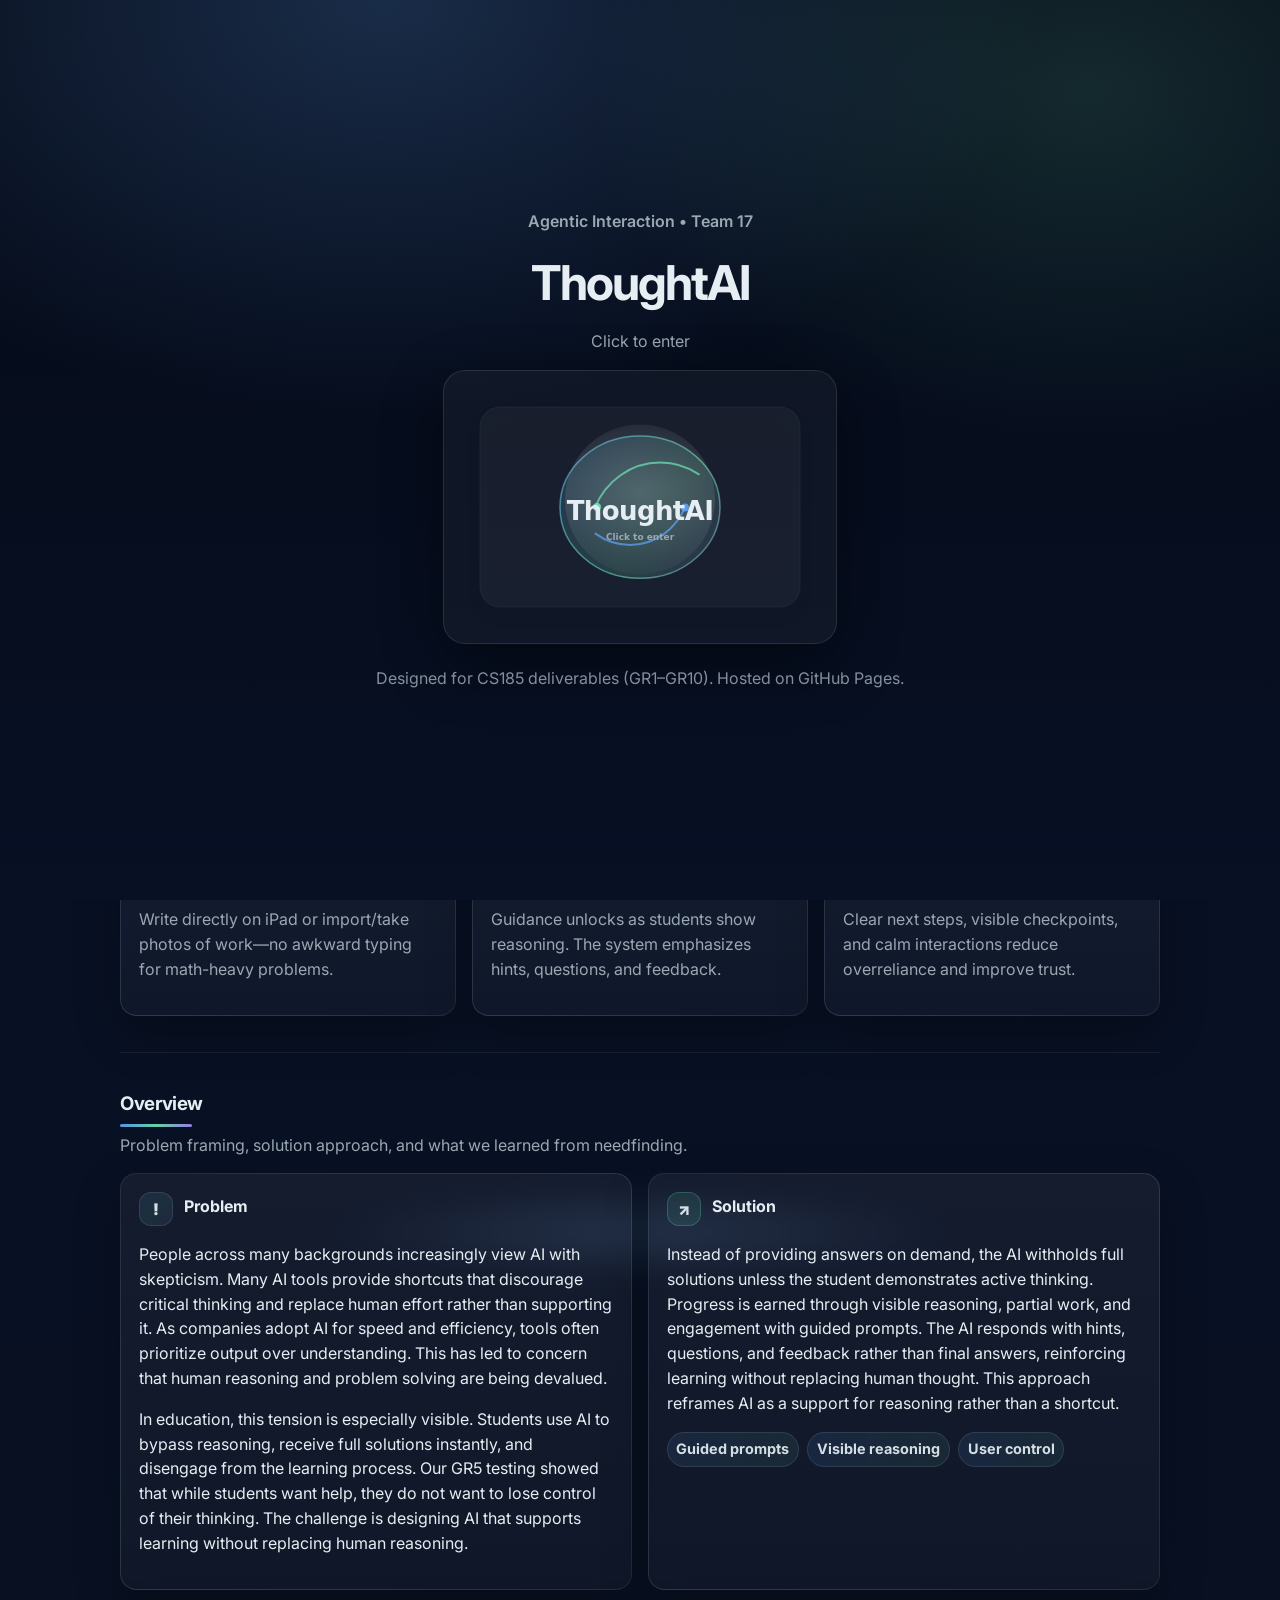
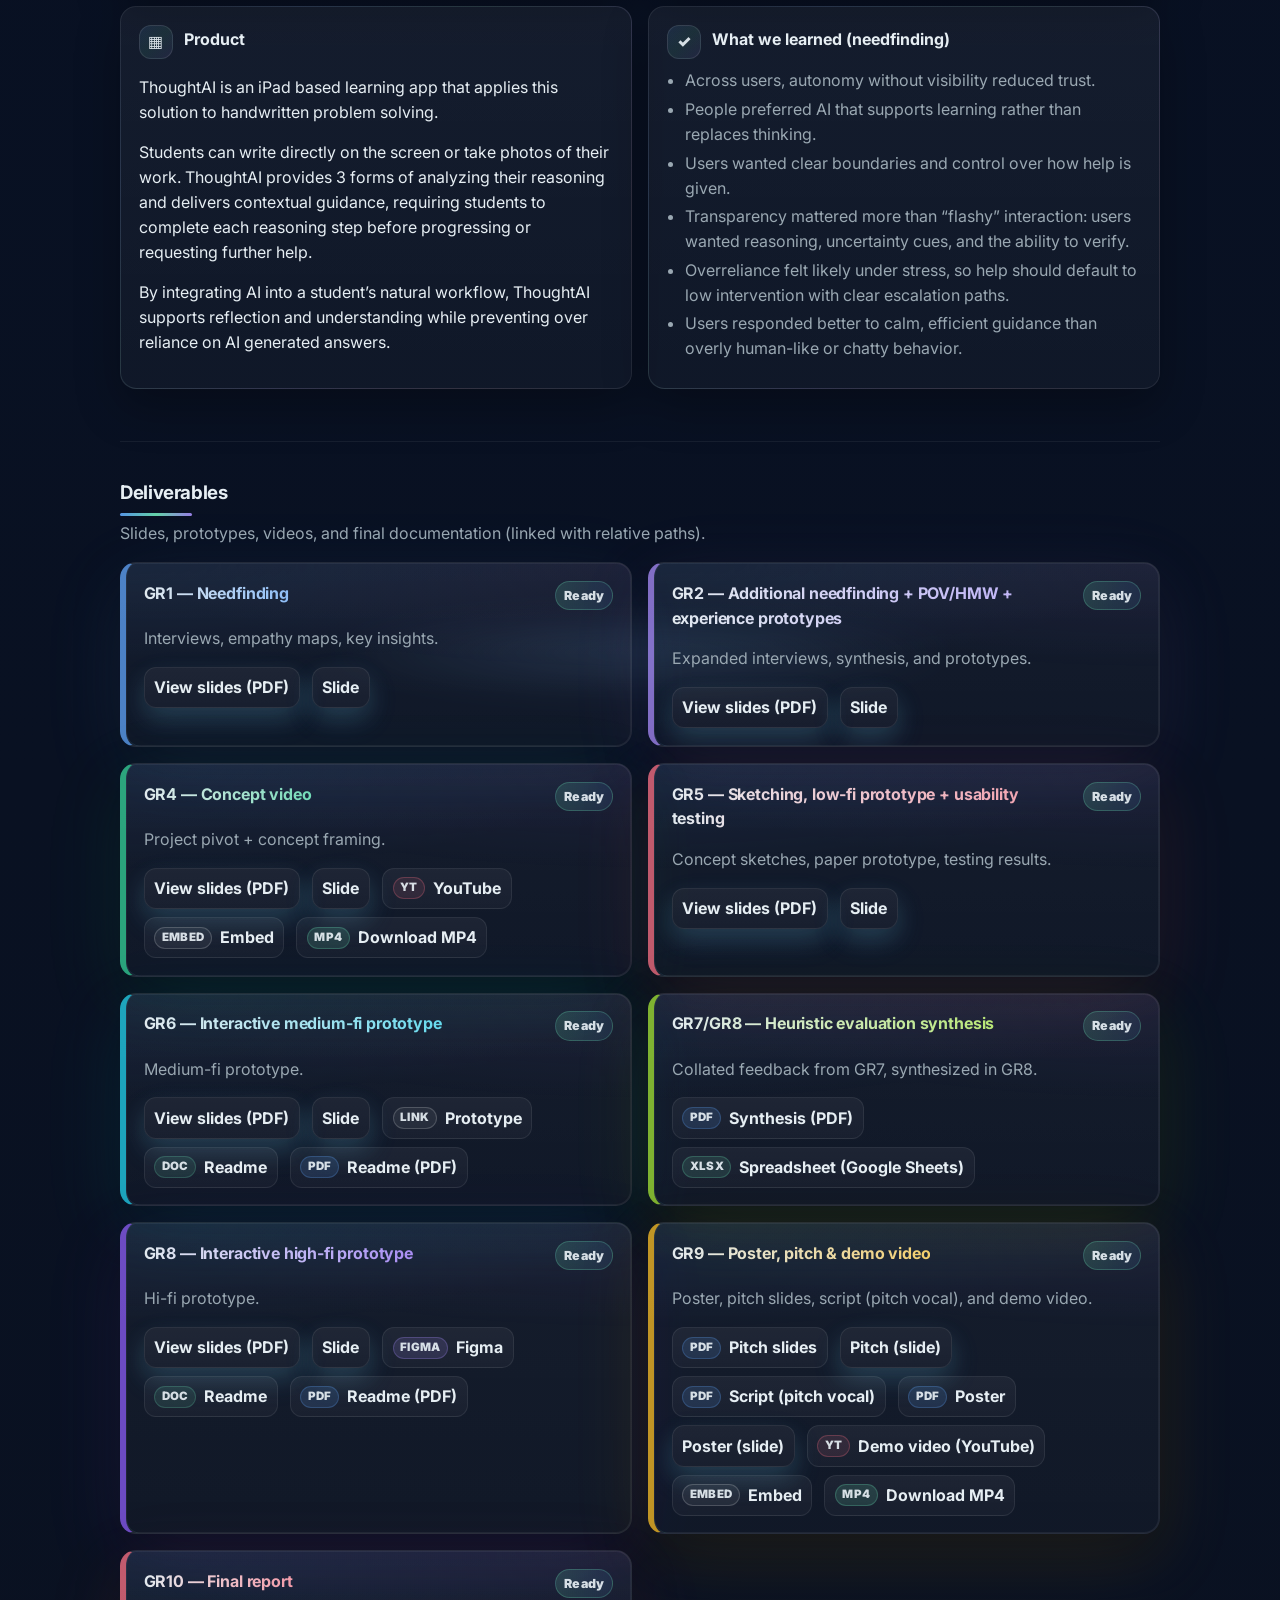
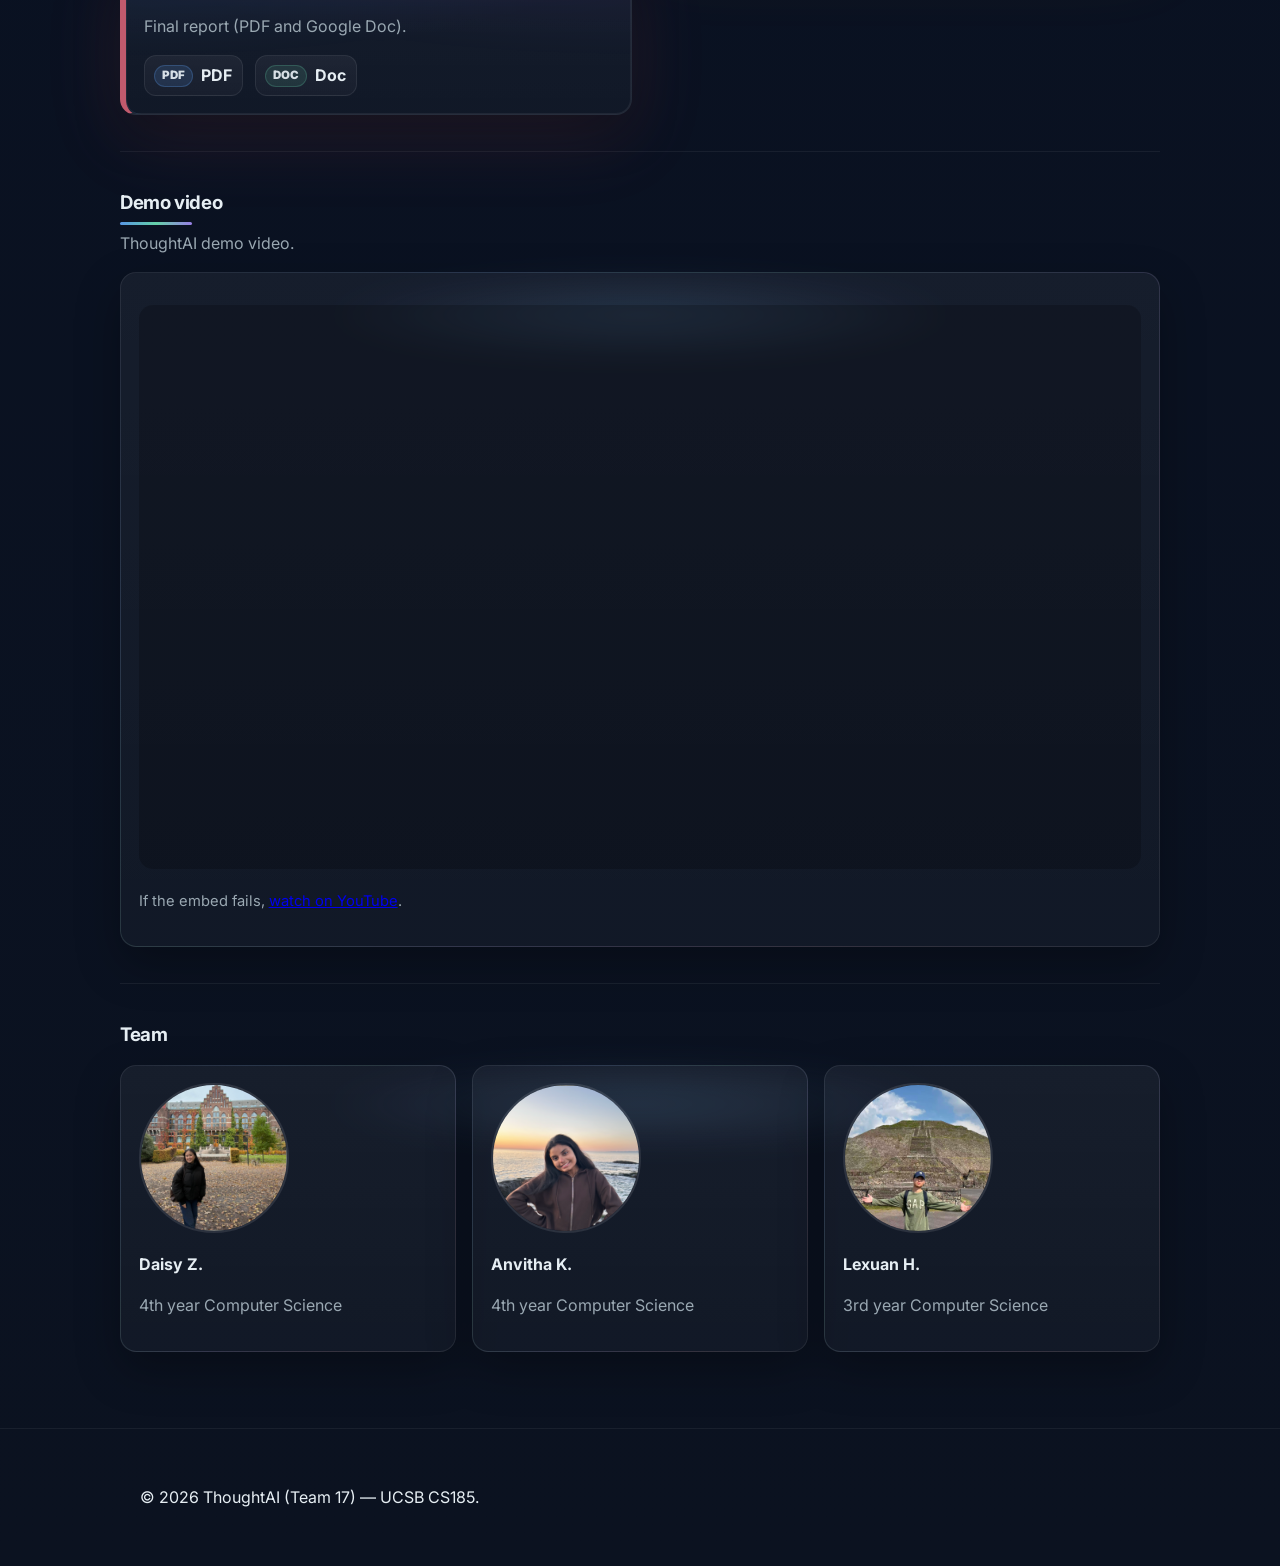
<file: index.html>
<!doctype html>
<html lang="en">
<head>
  <meta charset="utf-8" />
  <meta name="viewport" content="width=device-width, initial-scale=1" />
  <title>ThoughtAI — Team 17</title>
  <meta name="description" content="ThoughtAI is an iPad-based learning app that helps students build critical thinking by earning AI help through demonstrated reasoning." />
  <link rel="stylesheet" href="styles.css">
  <link href="https://fonts.googleapis.com/css2?family=Inter:wght@300;400;600;700&display=swap" rel="stylesheet">
</head>
<body>
  <div class="enter" id="enter" role="dialog" aria-labelledby="enter-title" aria-describedby="enter-desc">
    <div class="enter-inner">
      <p class="enter-kicker">Agentic Interaction • Team 17</p>
      <h1 id="enter-title" class="enter-title">ThoughtAI</h1>
      <p id="enter-desc" class="enter-desc">Click to enter</p>
      <a class="enter-card" href="#overview" id="enter-cta" aria-label="Enter ThoughtAI project website">
        <img class="enter-img" src="assets/thoughtai-mark.svg" alt="ThoughtAI mark" />
      </a>
      <p class="enter-sub">Designed for CS185 deliverables (GR1–GR10). Hosted on GitHub Pages.</p>
    </div>
  </div>

  <header class="site-header">
    <div class="container">
      <a class="logo" href="#top" aria-label="ThoughtAI home">ThoughtAI</a>
      <nav class="nav">
        <a href="#overview">Overview</a>
        <a href="#features">Key features</a>
        <a href="#deliverables">Deliverables</a>
        <a href="#demo-video">Demo video</a>
        <a href="#team">Team</a>
      </nav>
    </div>
  </header>

  <main id="top">
    <section class="hero">
      <div class="container">
        <div class="hero-grid">
          <div class="hero-copy">
            <p class="pill">Value proposition</p>
            <h2 class="gradient-title">ThoughtAI for critical thinking because critical thinking is critical.</h2>
            <p>
              ThoughtAI is an iPad-based learning app for handwritten problem solving. Instead of providing answers on demand,
              ThoughtAI withholds full solutions unless students demonstrate active thinking through visible reasoning, partial work,
              and engagement with guided prompts.
            </p>
            <div class="hero-stats" aria-label="Quick project highlights">
              <div class="stat">
                <div class="stat-k">Platform</div>
                <div class="stat-v">iPad</div>
              </div>
              <div class="stat">
                <div class="stat-k">Focus</div>
                <div class="stat-v">Handwritten problem solving</div>
              </div>
              <div class="stat">
                <div class="stat-k">Principle</div>
                <div class="stat-v">Earned help, not shortcuts</div>
              </div>
            </div>
            <p class="hero-actions">
              <a class="btn" href="#deliverables">View deliverables</a>
              <a class="btn btn-secondary" href="#overview">Project overview</a>
            </p>
          </div>

          <div class="hero-visual" aria-label="ThoughtAI preview">
            <div class="mockup card">
              <div class="mockup-top">
                <span class="mockup-dot dot-red" aria-hidden="true"></span>
                <span class="mockup-dot dot-amber" aria-hidden="true"></span>
                <span class="mockup-dot dot-green" aria-hidden="true"></span>
                <span class="mockup-title">ThoughtAI • iPad learning workspace</span>
              </div>
              <div class="mockup-body">
                <div class="mockup-screen">
                  <img src="assets/thoughtai-mark.svg" alt="ThoughtAI preview graphic" />
                </div>
                <div class="mockup-caption">
                  <span class="chip">Write</span>
                  <span class="chip">Check</span>
                  <span class="chip">Hints</span>
                  <span class="chip">Tutor mode</span>
                </div>
              </div>
            </div>
            <a class="scroll-hint" href="#overview">Scroll to overview</a>
          </div>
        </div>
      </div>
    </section>

    <section class="container section" id="features">
      <header class="section-head">
        <h3>Key features</h3>
        <p class="muted">Designed to keep students thinking while still giving timely support.</p>
      </header>
      <div class="grid-3">
        <div class="card feature" data-accent="cyan">
          <div class="card-head">
            <div class="card-icon" aria-hidden="true">✎</div>
            <h4>Handwritten-first workflow</h4>
          </div>
          <p class="muted">Write directly on iPad or import/take photos of work—no awkward typing for math-heavy problems.</p>
        </div>
        <div class="card feature" data-accent="green">
          <div class="card-head">
            <div class="card-icon" aria-hidden="true">⇢</div>
            <h4>Earned help</h4>
          </div>
          <p class="muted">Guidance unlocks as students show reasoning. The system emphasizes hints, questions, and feedback.</p>
        </div>
        <div class="card feature" data-accent="purple">
          <div class="card-head">
            <div class="card-icon" aria-hidden="true">◎</div>
            <h4>Control + transparency</h4>
          </div>
          <p class="muted">Clear next steps, visible checkpoints, and calm interactions reduce overreliance and improve trust.</p>
        </div>
      </div>
    </section>

    <section id="overview" class="container section">
      <header class="section-head">
        <h3>Overview</h3>
        <p class="muted">Problem framing, solution approach, and what we learned from needfinding.</p>
      </header>
      <div class="grid-2">
        <div class="card">
          <div class="card-head">
            <div class="card-icon" aria-hidden="true">!</div>
            <h4>Problem</h4>
          </div>
          <p>
            People across many backgrounds increasingly view AI with skepticism. Many AI tools provide shortcuts that discourage critical thinking and replace human effort rather than supporting it. As companies adopt AI for speed and efficiency, tools often prioritize output over understanding. This has led to concern that human reasoning and problem solving are being devalued.
          </p>
          <p>
            In education, this tension is especially visible. Students use AI to bypass reasoning, receive full solutions instantly, and disengage from the learning process. Our GR5 testing showed that while students want help, they do not want to lose control of their thinking. The challenge is designing AI that supports learning without replacing human reasoning.
          </p>
        </div>
        <div class="card">
          <div class="card-head">
            <div class="card-icon card-icon-accent" aria-hidden="true">↗</div>
            <h4>Solution</h4>
          </div>
          <p>
            Instead of providing answers on demand, the AI withholds full solutions unless the student demonstrates active thinking. Progress is earned through visible reasoning, partial work, and engagement with guided prompts. The AI responds with hints, questions, and feedback rather than final answers, reinforcing learning without replacing human thought. This approach reframes AI as a support for reasoning rather than a shortcut.
          </p>
          <div class="chips" aria-label="Solution principles">
            <span class="chip">Guided prompts</span>
            <span class="chip">Visible reasoning</span>
            <span class="chip">User control</span>
          </div>
        </div>
      </div>

      <div class="grid-2">
        <div class="card">
          <div class="card-head">
            <div class="card-icon" aria-hidden="true">▦</div>
            <h4>Product</h4>
          </div>
          <p>ThoughtAI is an iPad based learning app that applies this solution to handwritten problem solving.</p>
          <p>
            Students can write directly on the screen or take photos of their work. ThoughtAI provides 3 forms of analyzing their reasoning and delivers contextual guidance, requiring students to complete each reasoning step before progressing or requesting further help.
          </p>
          <p>
            By integrating AI into a student’s natural workflow, ThoughtAI supports reflection and understanding while preventing over reliance on AI generated answers.
          </p>
        </div>
        <div class="card">
          <div class="card-head">
            <div class="card-icon" aria-hidden="true">✓</div>
            <h4>What we learned (needfinding)</h4>
          </div>
          <ul class="bullets">
            <li>Across users, autonomy without visibility reduced trust.</li>
            <li>People preferred AI that supports learning rather than replaces thinking.</li>
            <li>Users wanted clear boundaries and control over how help is given.</li>
            <li>Transparency mattered more than “flashy” interaction: users wanted reasoning, uncertainty cues, and the ability to verify.</li>
            <li>Overreliance felt likely under stress, so help should default to low intervention with clear escalation paths.</li>
            <li>Users responded better to calm, efficient guidance than overly human-like or chatty behavior.</li>
          </ul>
        </div>
      </div>
    </section>

    <section id="deliverables" class="container section">
      <header class="section-head">
        <h3>Deliverables</h3>
        <p class="muted">Slides, prototypes, videos, and final documentation (linked with relative paths).</p>
      </header>
      <div class="deliverables">
        <article class="deliverable card" data-accent="blue">
          <div class="deliverable-top">
            <h4>GR1 — Needfinding</h4>
            <span class="badge badge-ready">Ready</span>
          </div>
          <p class="muted">Interviews, empathy maps, key insights.</p>
          <div class="links">
            <a class="btn btn-view-slides" href="deliverables/GR1.pdf" target="_blank" rel="noopener">View slides (PDF)</a>
            <a class="btn btn-view-slides" href="https://docs.google.com/presentation/d/1Xdoj3W-kBCm7fdHSSuFLPWKX2DxtvQr-hSPJJKayQaw/edit?slide=id.g3b9d400649f_0_296#slide=id.g3b9d400649f_0_296" target="_blank" rel="noopener">Slide</a>
          </div>
        </article>

        <article class="deliverable card" data-accent="purple">
          <div class="deliverable-top">
            <h4>GR2 — Additional needfinding + POV/HMW + experience prototypes</h4>
            <span class="badge badge-ready">Ready</span>
          </div>
          <p class="muted">Expanded interviews, synthesis, and prototypes.</p>
          <div class="links">
            <a class="btn btn-view-slides" href="deliverables/GR2.pdf" target="_blank" rel="noopener">View slides (PDF)</a>
            <a class="btn btn-view-slides" href="https://docs.google.com/presentation/d/1CuOZua4J1kDUw7StdjiP9on_pJ08F-g4msG1ZP2Azt0/edit" target="_blank" rel="noopener">Slide</a>
          </div>
        </article>

        <article class="deliverable card" data-accent="green">
          <div class="deliverable-top">
            <h4>GR4 — Concept video</h4>
            <span class="badge badge-ready">Ready</span>
          </div>
          <p class="muted">Project pivot + concept framing.</p>
          <div class="links">
            <a class="btn btn-view-slides" href="deliverables/GR4.pdf" target="_blank" rel="noopener">View slides (PDF)</a>
            <a class="btn btn-view-slides" href="https://docs.google.com/presentation/d/1fJOVXM2m0dBIFv1YeGQss-tdcrzqQEIK-i4DpyvTQ9E/edit?slide=id.g3c45f335f2b_0_630#slide=id.g3c45f335f2b_0_630" target="_blank" rel="noopener">Slide</a>
            <a data-kind="YT" href="https://youtube.com/shorts/eweid24nivI?feature=shared" rel="noreferrer noopener" target="_blank">YouTube</a>
            <a data-kind="EMBED" href="deliverables/GR4-concept-video.html">Embed</a>
            <a data-kind="MP4" href="https://drive.google.com/file/d/1mkwL6pJyeBqW0J7_C9exoGdtBFBzpVl8/view?usp=sharing" target="_blank" rel="noopener">Download MP4</a>
          </div>
        </article>

        <article class="deliverable card" data-accent="pink">
          <div class="deliverable-top">
            <h4>GR5 — Sketching, low-fi prototype + usability testing</h4>
            <span class="badge badge-ready">Ready</span>
          </div>
          <p class="muted">Concept sketches, paper prototype, testing results.</p>
          <div class="links">
            <a class="btn btn-view-slides" href="deliverables/GR5.pdf" target="_blank" rel="noopener">View slides (PDF)</a>
            <a class="btn btn-view-slides" href="https://docs.google.com/presentation/d/12KqCe8YB3QBWq6oyZggo7rqPoxQj_GoN4KDsXhCIGOw/edit" target="_blank" rel="noopener">Slide</a>
          </div>
        </article>

        <article class="deliverable card" data-accent="cyan">
          <div class="deliverable-top">
            <h4>GR6 — Interactive medium-fi prototype</h4>
            <span class="badge badge-ready">Ready</span>
          </div>
          <p class="muted">Medium-fi prototype.</p>
          <div class="links">
            <a class="btn btn-view-slides" href="deliverables/GR6.pdf" target="_blank" rel="noopener">View slides (PDF)</a>
            <a class="btn btn-view-slides" href="https://docs.google.com/presentation/d/1fBjxh_tRVZeN11Wgs_yHb5_cxTo3aOQSI5TIek7tz_A/edit" target="_blank" rel="noopener">Slide</a>
            <a data-kind="LINK" href="deliverables/GR6-prototype-link.html">Prototype</a>
            <a data-kind="DOC" href="https://docs.google.com/document/d/1VAVI8iyTiMWJcufIeCyEmv0zfN8dpG8DJe1Fra4Yny0/edit?usp=sharing" target="_blank" rel="noopener">Readme</a>
            <a data-kind="PDF" href="deliverables/thoughtai-readme.pdf" target="_blank" rel="noopener">Readme (PDF)</a>
          </div>
        </article>

        <article class="deliverable card" data-accent="lime">
          <div class="deliverable-top">
            <h4>GR7/GR8 — Heuristic evaluation synthesis</h4>
            <span class="badge badge-ready">Ready</span>
          </div>
          <p class="muted">Collated feedback from GR7, synthesized in GR8.</p>
          <div class="links">
            <a data-kind="PDF" href="deliverables/GR7-8-heuristic-synthesis.pdf">Synthesis (PDF)</a>
            <a data-kind="XLSX" href="https://docs.google.com/spreadsheets/d/108tYTxwe1tjWKa-2j6oc-MJxt9WXCnAsN6wEvD-Hb6s/edit?gid=1916536935#gid=1916536935" target="_blank" rel="noopener">Spreadsheet (Google Sheets)</a>
          </div>
        </article>

        <article class="deliverable card" data-accent="violet">
          <div class="deliverable-top">
            <h4>GR8 — Interactive high-fi prototype</h4>
            <span class="badge badge-ready">Ready</span>
          </div>
          <p class="muted">Hi-fi prototype.</p>
          <div class="links">
            <a class="btn btn-view-slides" href="deliverables/GR8.pdf" target="_blank" rel="noopener">View slides (PDF)</a>
            <a class="btn btn-view-slides" href="https://docs.google.com/presentation/d/1HtC4F8CxmafxJ3enDP1PBwbTzmkywWEXZF84RDSFc7c/edit" target="_blank" rel="noopener">Slide</a>
            <a data-kind="FIGMA" href="https://www.figma.com/design/cyCgAJYGy612MWPMXerbW9/ThoughtAI?node-id=0-1&p=f" rel="noreferrer noopener" target="_blank">Figma</a>
            <a data-kind="DOC" href="https://docs.google.com/document/d/1VAVI8iyTiMWJcufIeCyEmv0zfN8dpG8DJe1Fra4Yny0/edit?usp=sharing" rel="noreferrer noopener" target="_blank">Readme</a>
            <a data-kind="PDF" href="deliverables/thoughtai-readme.pdf" target="_blank" rel="noopener">Readme (PDF)</a>
          </div>
        </article>

        <article class="deliverable card" data-accent="amber">
          <div class="deliverable-top">
            <h4>GR9 — Poster, pitch &amp; demo video</h4>
            <span class="badge badge-ready">Ready</span>
          </div>
          <p class="muted">Poster, pitch slides, script (pitch vocal), and demo video.</p>
          <div class="links">
            <a data-kind="PDF" href="deliverables/GR9-pitch.pdf" target="_blank" rel="noopener">Pitch slides</a>
            <a class="btn btn-view-slides" href="https://docs.google.com/presentation/d/1-5s8_hjNbp6EqbfSQ_Oa3KsYmqqJw0c2oz53HNivp4o/edit?slide=id.g3cf5642bebd_2_2#slide=id.g3cf5642bebd_2_2" target="_blank" rel="noopener">Pitch (slide)</a>
            <a data-kind="PDF" href="deliverables/GR9-script.pdf" target="_blank" rel="noopener">Script (pitch vocal)</a>
            <a data-kind="PDF" href="deliverables/GR9-poster.pdf" target="_blank" rel="noopener">Poster</a>
            <a class="btn btn-view-slides" href="https://docs.google.com/presentation/d/1KySOQWwyFMY_8920DdwXSCRANIFn8Z2Wq6-2pe3svjI/edit" target="_blank" rel="noopener">Poster (slide)</a>
            <a data-kind="YT" href="https://www.youtube.com/watch?v=9PwTyxgD3cA" target="_blank" rel="noopener">Demo video (YouTube)</a>
            <a data-kind="EMBED" href="deliverables/GR9-demo-video.html">Embed</a>
            <a data-kind="MP4" href="https://drive.google.com/file/d/1o9csP4ILkXJWA8IU-wv7yfMGlkU3eERl/view?usp=sharing" target="_blank" rel="noopener">Download MP4</a>
          </div>
        </article>

        <article class="deliverable card" data-accent="red">
          <div class="deliverable-top">
            <h4>GR10 — Final report</h4>
            <span class="badge badge-ready">Ready</span>
          </div>
          <p class="muted">Final report (PDF and Google Doc).</p>
          <div class="links">
            <a data-kind="PDF" href="deliverables/GR10-final-report.pdf" target="_blank" rel="noopener">PDF</a>
            <a data-kind="DOC" href="https://docs.google.com/document/d/1llBvQYwq9qJRUhEGs1C72tp1wcMdO5homolLvxex8i0/edit?tab=t.0#heading=h.hdh8qy8f6v1y" target="_blank" rel="noopener">Doc</a>
          </div>
        </article>
      </div>
    </section>

    <section id="demo-video" class="container section">
      <header class="section-head">
        <h3>Demo video</h3>
        <p class="muted">ThoughtAI demo video.</p>
      </header>
      <div class="card">
        <div class="embed-frame">
          <iframe
            title="ThoughtAI demo video (YouTube)"
            src="https://www.youtube-nocookie.com/embed/9PwTyxgD3cA"
            allow="accelerometer; autoplay; clipboard-write; encrypted-media; gyroscope; picture-in-picture; web-share"
            allowfullscreen></iframe>
        </div>
        <p class="muted small">If the embed fails, <a href="https://www.youtube.com/watch?v=9PwTyxgD3cA" target="_blank" rel="noopener">watch on YouTube</a>.</p>
      </div>
    </section>

    <section id="team" class="container section">
      <h3>Team</h3>
      <div class="grid-3">
        <div class="card">
          <img src="assets/daisy-zhong.png" alt="Daisy Zhong" class="team-photo" width="150" height="150" />
          <h4>Daisy Z.</h4>
          <p class="muted">4th year Computer Science</p>
        </div>
        <div class="card">
          <img src="assets/anvitha-kosuri.png" alt="Anvitha Kosuri" class="team-photo" width="150" height="150" />
          <h4>Anvitha K.</h4>
          <p class="muted">4th year Computer Science</p>
        </div>
        <div class="card">
          <img src="assets/lexuan-huang.png" alt="Lexuan Huang" class="team-photo" width="150" height="150" />
          <h4>Lexuan H.</h4>
          <p class="muted">3rd year Computer Science</p>
        </div>
      </div>
    </section>

  </main>

  <footer class="site-footer">
    <div class="container">
      <p>&copy; <span id="year"></span> ThoughtAI (Team 17) — UCSB CS185.</p>
    </div>
  </footer>

  <script>
    document.getElementById('year').textContent = new Date().getFullYear();
    (function () {
      const enter = document.getElementById('enter');
      const cta = document.getElementById('enter-cta');
      if (!enter || !cta) return;

      function dismissEnter() {
        enter.setAttribute('data-dismissed', 'true');
        enter.classList.add('is-dismissed');
        window.setTimeout(() => enter.remove(), 450);
      }

      cta.addEventListener('click', (e) => {
        const href = cta.getAttribute('href');
        if (href && href.startsWith('#')) {
          e.preventDefault();
          dismissEnter();
          const el = document.querySelector(href);
          if (el) el.scrollIntoView({ behavior: 'smooth', block: 'start' });
          history.replaceState(null, '', href);
        }
      });

      // If user loads a deep link, skip the enter screen.
      if (location.hash && location.hash !== '#top') dismissEnter();
    })();
  </script>
</body>
</html>
</file>
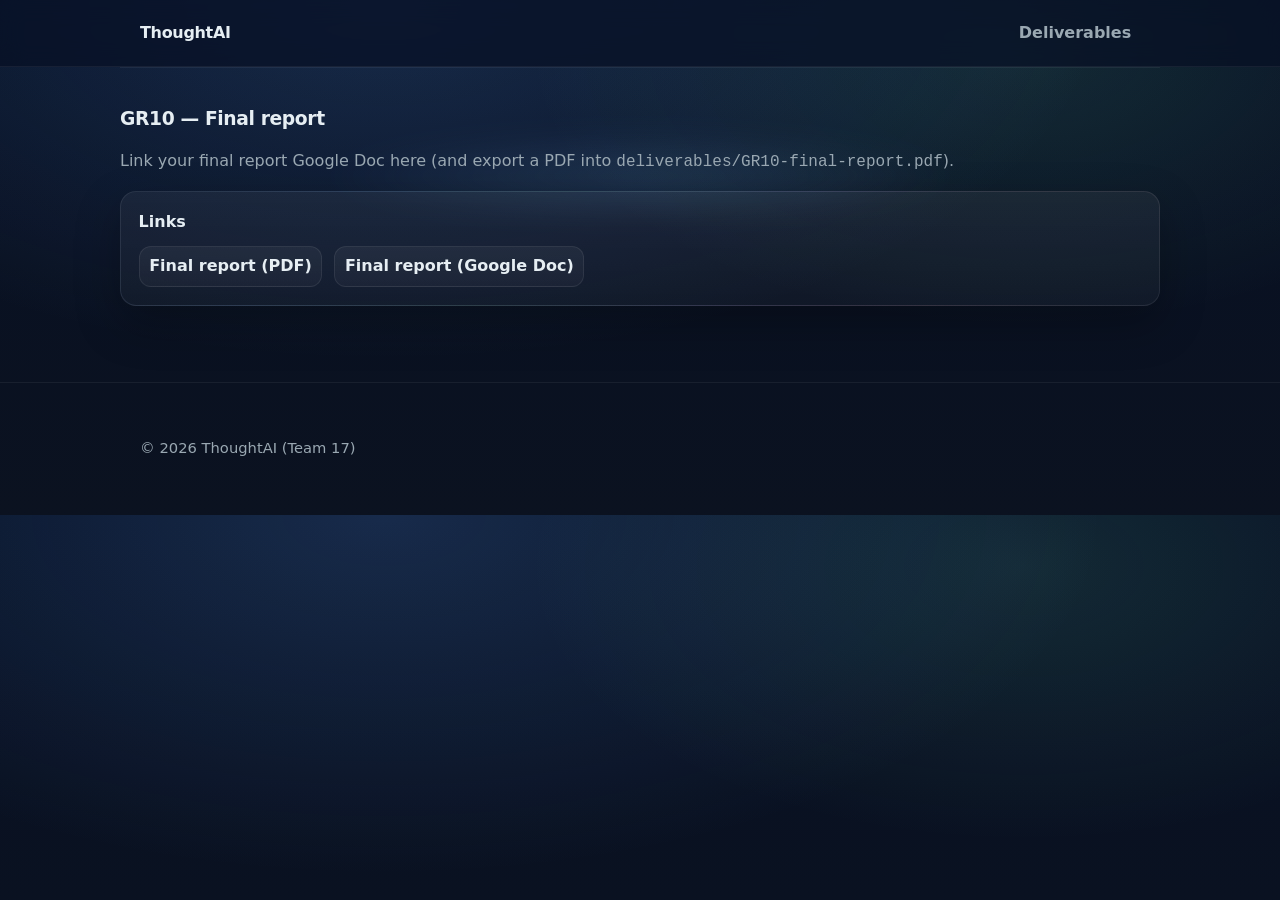
<file: deliverables/GR10-final-report.html>
<!doctype html>
<html lang="en">
<head>
  <meta charset="utf-8" />
  <meta name="viewport" content="width=device-width, initial-scale=1" />
  <title>GR10 Final Report — ThoughtAI</title>
  <meta name="description" content="GR10 final report link for ThoughtAI (Team 17)." />
  <link rel="stylesheet" href="../styles.css">
</head>
<body>
  <header class="site-header">
    <div class="container">
      <a class="logo" href="../index.html#deliverables">ThoughtAI</a>
      <nav class="nav">
        <a href="../index.html#deliverables">Deliverables</a>
      </nav>
    </div>
  </header>

  <main class="container section">
    <h3>GR10 — Final report</h3>
    <p class="muted">
      Link your final report Google Doc here (and export a PDF into <code>deliverables/GR10-final-report.pdf</code>).
    </p>
    <div class="card">
      <h4>Links</h4>
      <div class="links">
        <a href="GR10-final-report.pdf">Final report (PDF)</a>
        <a href="#" rel="noreferrer noopener" target="_blank">Final report (Google Doc)</a>
      </div>
    </div>
  </main>

  <footer class="site-footer">
    <div class="container">
      <p class="muted small">&copy; <span id="year"></span> ThoughtAI (Team 17)</p>
    </div>
  </footer>

  <script>
    document.getElementById('year').textContent = new Date().getFullYear();
  </script>
</body>
</html>
</file>
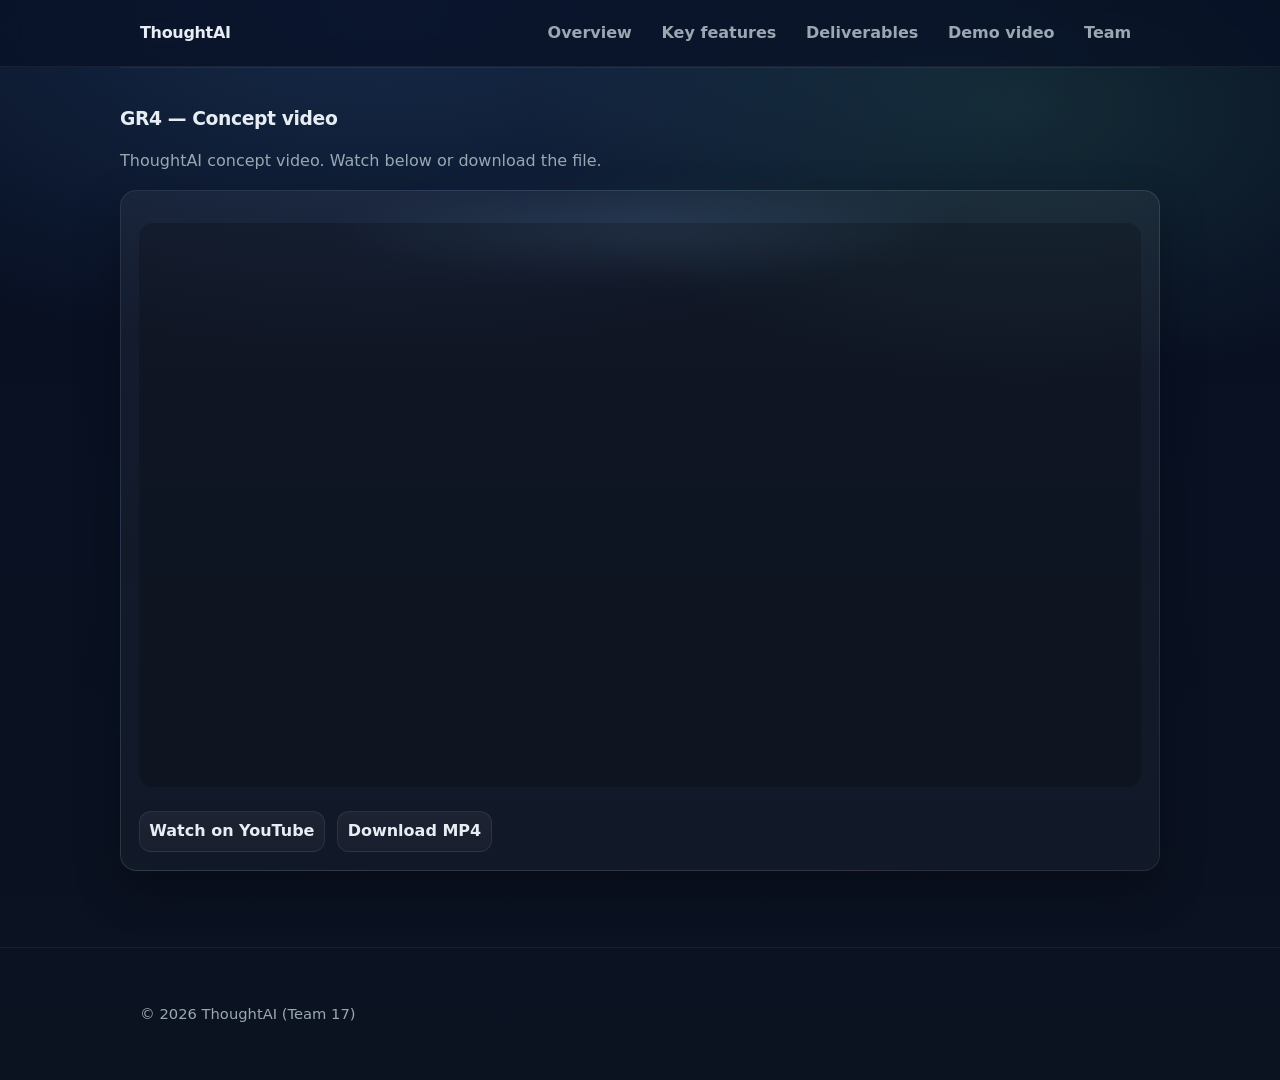
<file: deliverables/GR4-concept-video.html>
<!doctype html>
<html lang="en">
<head>
  <meta charset="utf-8" />
  <meta name="viewport" content="width=device-width, initial-scale=1" />
  <title>GR4 Concept Video — ThoughtAI</title>
  <meta name="description" content="GR4 concept video embed for ThoughtAI (Team 17)." />
  <link rel="stylesheet" href="../styles.css">
</head>
<body>
  <header class="site-header">
    <div class="container">
      <a class="logo" href="../index.html#top">ThoughtAI</a>
      <nav class="nav">
        <a href="../index.html#overview">Overview</a>
        <a href="../index.html#features">Key features</a>
        <a href="../index.html#deliverables">Deliverables</a>
        <a href="../index.html#demo-video">Demo video</a>
        <a href="../index.html#team">Team</a>
      </nav>
    </div>
  </header>

  <main class="container section">
    <h3>GR4 — Concept video</h3>
    <p class="muted">
      ThoughtAI concept video. Watch below or download the file.
    </p>

    <div class="card">
      <div class="embed-frame">
        <iframe
          title="ThoughtAI concept video"
          src="https://www.youtube-nocookie.com/embed/eweid24nivI"
          allow="accelerometer; autoplay; clipboard-write; encrypted-media; gyroscope; picture-in-picture; web-share"
          allowfullscreen></iframe>
      </div>
      <div class="links" style="margin-top: 1rem;">
        <a href="https://youtube.com/shorts/eweid24nivI?feature=shared" target="_blank" rel="noopener">Watch on YouTube</a>
        <a href="GR4-concept-video.mp4">Download MP4</a>
      </div>
    </div>
  </main>

  <footer class="site-footer">
    <div class="container">
      <p class="muted small">&copy; <span id="year"></span> ThoughtAI (Team 17)</p>
    </div>
  </footer>

  <script>
    document.getElementById('year').textContent = new Date().getFullYear();
  </script>
</body>
</html>
</file>
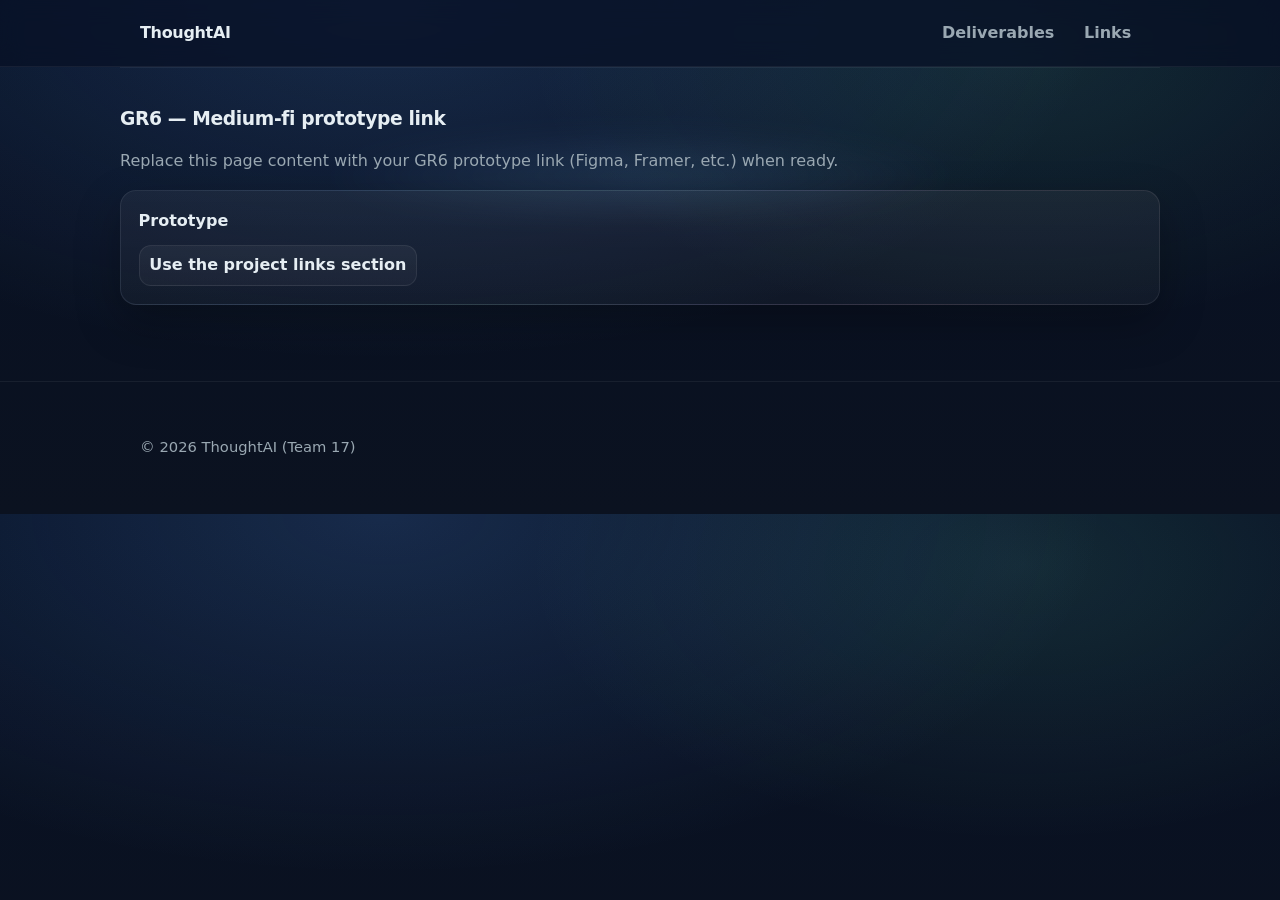
<file: deliverables/GR6-prototype-link.html>
<!doctype html>
<html lang="en">
<head>
  <meta charset="utf-8" />
  <meta name="viewport" content="width=device-width, initial-scale=1" />
  <title>GR6 Prototype Link — ThoughtAI</title>
  <meta name="description" content="GR6 medium-fi prototype link for ThoughtAI (Team 17)." />
  <link rel="stylesheet" href="../styles.css">
</head>
<body>
  <header class="site-header">
    <div class="container">
      <a class="logo" href="../index.html#deliverables">ThoughtAI</a>
      <nav class="nav">
        <a href="../index.html#deliverables">Deliverables</a>
        <a href="../index.html#links">Links</a>
      </nav>
    </div>
  </header>

  <main class="container section">
    <h3>GR6 — Medium-fi prototype link</h3>
    <p class="muted">
      Replace this page content with your GR6 prototype link (Figma, Framer, etc.) when ready.
    </p>

    <div class="card">
      <h4>Prototype</h4>
      <div class="links">
        <a href="../index.html#links">Use the project links section</a>
      </div>
    </div>
  </main>

  <footer class="site-footer">
    <div class="container">
      <p class="muted small">&copy; <span id="year"></span> ThoughtAI (Team 17)</p>
    </div>
  </footer>

  <script>
    document.getElementById('year').textContent = new Date().getFullYear();
  </script>
</body>
</html>
</file>
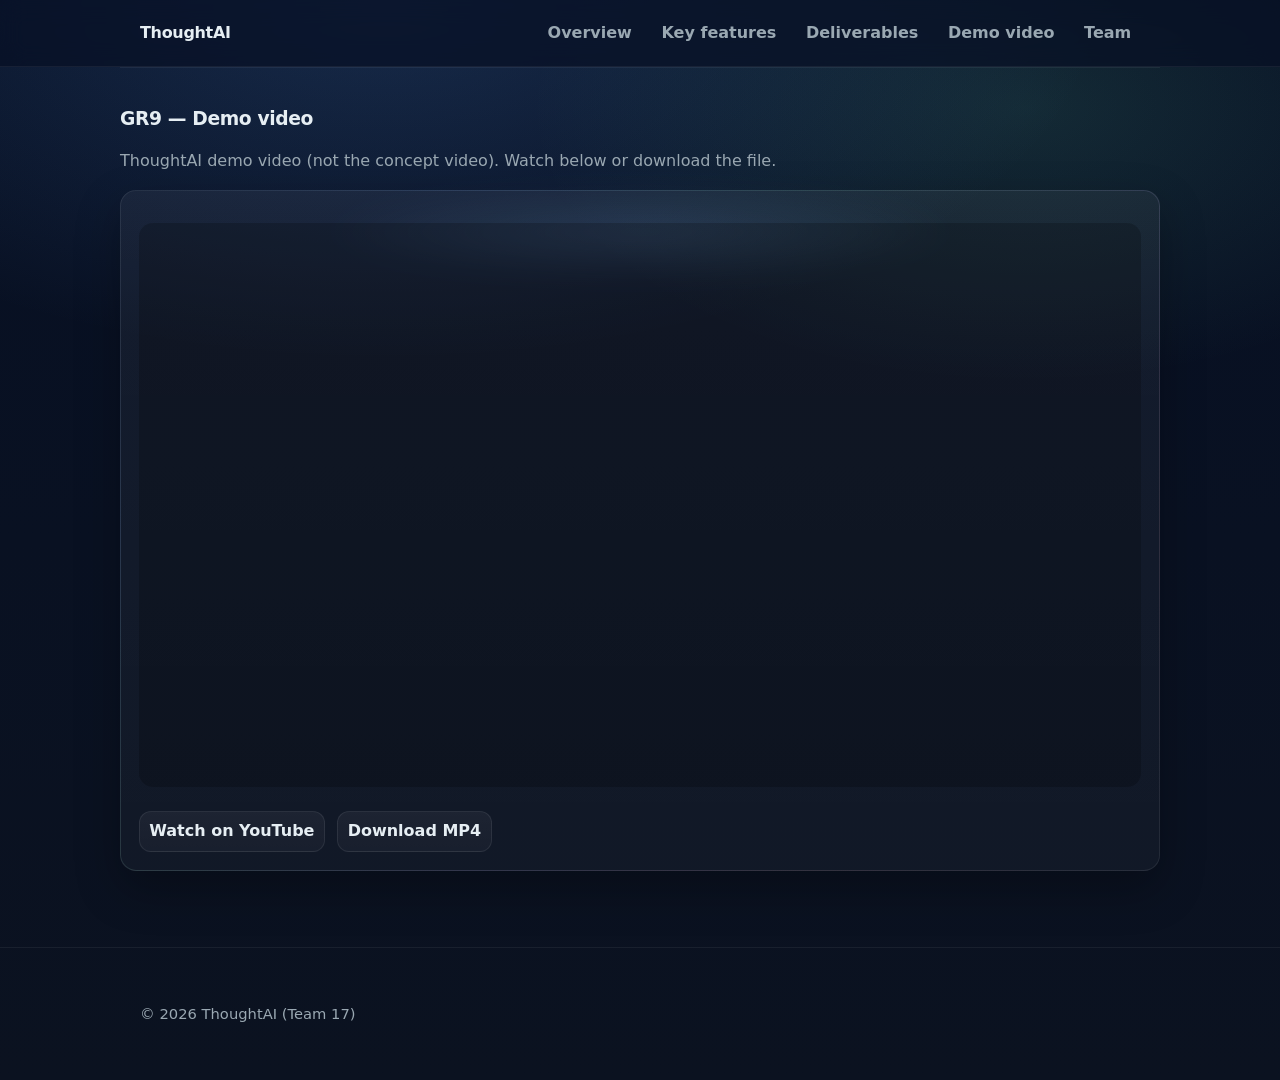
<file: deliverables/GR9-demo-video.html>
<!doctype html>
<html lang="en">
<head>
  <meta charset="utf-8" />
  <meta name="viewport" content="width=device-width, initial-scale=1" />
  <title>GR9 Demo Video — ThoughtAI</title>
  <meta name="description" content="GR9 demo video embed for ThoughtAI (Team 17)." />
  <link rel="stylesheet" href="../styles.css">
</head>
<body>
  <header class="site-header">
    <div class="container">
      <a class="logo" href="../index.html#top">ThoughtAI</a>
      <nav class="nav">
        <a href="../index.html#overview">Overview</a>
        <a href="../index.html#features">Key features</a>
        <a href="../index.html#deliverables">Deliverables</a>
        <a href="../index.html#demo-video">Demo video</a>
        <a href="../index.html#team">Team</a>
      </nav>
    </div>
  </header>

  <main class="container section">
    <h3>GR9 — Demo video</h3>
    <p class="muted">
      ThoughtAI demo video (not the concept video). Watch below or download the file.
    </p>

    <div class="card">
      <div class="embed-frame">
        <iframe
          title="ThoughtAI demo video"
          src="https://www.youtube-nocookie.com/embed/9PwTyxgD3cA"
          allow="accelerometer; autoplay; clipboard-write; encrypted-media; gyroscope; picture-in-picture; web-share"
          allowfullscreen></iframe>
      </div>
      <div class="links" style="margin-top: 1rem;">
        <a href="https://www.youtube.com/watch?v=9PwTyxgD3cA" target="_blank" rel="noopener">Watch on YouTube</a>
        <a href="GR9-demo-video.mp4">Download MP4</a>
      </div>
    </div>
  </main>

  <footer class="site-footer">
    <div class="container">
      <p class="muted small">&copy; <span id="year"></span> ThoughtAI (Team 17)</p>
    </div>
  </footer>

  <script>
    document.getElementById('year').textContent = new Date().getFullYear();
  </script>
</body>
</html>
</file>
<file: styles.css>
:root {
  --bg: #071024;
  --bg2: #0b1220;
  --card: rgba(255, 255, 255, 0.04);
  --card2: rgba(255, 255, 255, 0.06);
  --stroke: rgba(255, 255, 255, 0.08);
  --accent: #6ee7b7;
  --accent2: #60a5fa;
  --accent3: #a78bfa;
  --accent4: #fb7185;
  --a-blue: #60a5fa;
  --a-purple: #a78bfa;
  --a-green: #34d399;
  --a-pink: #fb7185;
  --a-cyan: #22d3ee;
  --a-lime: #a3e635;
  --a-violet: #8b5cf6;
  --a-amber: #fbbf24;
  --a-red: #fb7185;
  --muted: #9aa8b2;
  --text: #e6eef3;
  --shadow: 0 20px 60px rgba(0, 0, 0, 0.45);
  --radius: 16px;
}

* { box-sizing: border-box; }
html { scroll-behavior: smooth; }
body {
  font-family: Inter, system-ui, -apple-system, Segoe UI, Arial, sans-serif;
  margin: 0;
  background: radial-gradient(1200px 600px at 30% 0%, rgba(96,165,250,0.18), transparent 60%),
              radial-gradient(900px 500px at 80% 10%, rgba(110,231,183,0.12), transparent 55%),
              linear-gradient(180deg, var(--bg) 0%, var(--bg2) 100%);
  color: var(--text);
  line-height: 1.55;
}

body::before{
  content:"";
  position:fixed;
  inset:0;
  pointer-events:none;
  background:
    linear-gradient(rgba(255,255,255,0.04) 1px, transparent 1px),
    linear-gradient(90deg, rgba(255,255,255,0.03) 1px, transparent 1px);
  background-size: 56px 56px, 56px 56px;
  opacity: 0.14;
  mask-image: radial-gradient(closest-side at 45% 10%, rgba(0,0,0,0.9), transparent 75%);
}

::selection{
  background: rgba(110,231,183,0.28);
  color: var(--text);
}

.gradient-title{
  background: linear-gradient(90deg, rgba(96,165,250,1), rgba(110,231,183,1), rgba(167,139,250,1));
  -webkit-background-clip: text;
  background-clip: text;
  color: transparent;
  text-shadow: 0 18px 60px rgba(96,165,250,0.12);
}

code { font-family: ui-monospace, SFMono-Regular, Menlo, Monaco, Consolas, "Liberation Mono", "Courier New", monospace; }

.container { max-width: 1040px; margin: 0 auto; padding: 1.25rem; }

.site-header {
  position: sticky;
  top: 0;
  z-index: 10;
  border-bottom: 1px solid rgba(255, 255, 255, 0.06);
  background: rgba(7, 16, 36, 0.72);
  backdrop-filter: blur(12px);
}
.site-header .container {
  display: flex;
  align-items: center;
  justify-content: space-between;
  gap: 1rem;
  padding-top: 0.9rem;
  padding-bottom: 0.9rem;
}
.logo {
  color: var(--text);
  text-decoration: none;
  font-weight: 800;
  letter-spacing: -0.02em;
}
.nav { display: flex; flex-wrap: wrap; gap: 0.25rem 0.75rem; justify-content: flex-end; }
.nav a {
  color: var(--muted);
  text-decoration: none;
  font-weight: 600;
  padding: 0.4rem 0.55rem;
  border-radius: 10px;
}
.nav a:hover { color: var(--text); background: rgba(255, 255, 255, 0.04); }

.nav a:nth-child(1){ box-shadow: inset 0 -1px 0 rgba(96,165,250,0.0); }
.nav a:nth-child(2){ box-shadow: inset 0 -1px 0 rgba(110,231,183,0.0); }
.nav a:nth-child(3){ box-shadow: inset 0 -1px 0 rgba(167,139,250,0.0); }
.nav a:nth-child(4){ box-shadow: inset 0 -1px 0 rgba(251,113,133,0.0); }
.nav a:nth-child(5){ box-shadow: inset 0 -1px 0 rgba(96,165,250,0.0); }
.nav a:nth-child(1):hover{ box-shadow: inset 0 -2px 0 rgba(96,165,250,0.55); }
.nav a:nth-child(2):hover{ box-shadow: inset 0 -2px 0 rgba(110,231,183,0.55); }
.nav a:nth-child(3):hover{ box-shadow: inset 0 -2px 0 rgba(167,139,250,0.55); }
.nav a:nth-child(4):hover{ box-shadow: inset 0 -2px 0 rgba(251,113,133,0.55); }
.nav a:nth-child(5):hover{ box-shadow: inset 0 -2px 0 rgba(96,165,250,0.55); }

.hero { padding: 4.25rem 0 2.75rem; text-align: center; position: relative; }
.hero::after{
  content:"";
  position:absolute;
  left:50%;
  top:14%;
  transform:translateX(-50%);
  width:min(980px, 92vw);
  height: 320px;
  background: radial-gradient(closest-side, rgba(110,231,183,0.16), transparent 60%),
              radial-gradient(closest-side, rgba(96,165,250,0.18), transparent 58%),
              radial-gradient(closest-side, rgba(167,139,250,0.14), transparent 60%);
  filter: blur(14px);
  opacity: 0.9;
  z-index: -1;
}
.pill {
  display: inline-block;
  padding: 0.35rem 0.65rem;
  border: 1px solid rgba(255, 255, 255, 0.12);
  background:
    linear-gradient(90deg, rgba(96,165,250,0.10), rgba(110,231,183,0.08), rgba(167,139,250,0.08));
  border-radius: 999px;
  color: var(--muted);
  font-weight: 600;
  margin: 0 0 0.9rem;
}
.hero h2 {
  font-size: 2.05rem;
  line-height: 1.1;
  margin: 0 auto 0.85rem;
  max-width: 28ch;
  letter-spacing: -0.03em;
}
.hero p {
  color: var(--muted);
  max-width: 72ch;
  margin: 0.5rem auto;
}
.hero-actions {
  display: flex;
  gap: 0.75rem;
  justify-content: center;
  align-items: center;
  flex-wrap: wrap;
  margin-top: 1.25rem;
}

.hero-grid{
  display: grid;
  grid-template-columns: 1fr;
  gap: 1.25rem;
  align-items: start;
}
.hero-copy{
  text-align: center;
}
.hero-visual{
  display: grid;
  gap: 0.75rem;
  justify-items: center;
}
.mockup{
  width: min(520px, 100%);
  padding: 0.9rem;
}
.mockup-top{
  display: flex;
  align-items: center;
  gap: 0.45rem;
  padding: 0.15rem 0.1rem 0.75rem;
  border-bottom: 1px solid rgba(255,255,255,0.08);
}
.mockup-dot{
  width: 10px;
  height: 10px;
  border-radius: 999px;
  display: inline-block;
  box-shadow: 0 0 0 1px rgba(255,255,255,0.10) inset;
}
.dot-red{ background: rgba(251,113,133,0.85); }
.dot-amber{ background: rgba(251,191,36,0.85); }
.dot-green{ background: rgba(52,211,153,0.85); }
.mockup-title{
  margin-left: 0.35rem;
  font-weight: 850;
  letter-spacing: -0.01em;
  color: rgba(230,238,243,0.92);
  font-size: 0.95rem;
}
.mockup-body{ padding-top: 0.85rem; }
.mockup-screen{
  border-radius: 18px;
  overflow: hidden;
  border: 1px solid rgba(255,255,255,0.10);
  background: radial-gradient(600px 240px at 20% 0%, rgba(96,165,250,0.22), transparent 65%),
              radial-gradient(600px 240px at 80% 0%, rgba(110,231,183,0.20), transparent 62%),
              linear-gradient(180deg, rgba(255,255,255,0.06), rgba(255,255,255,0.03));
  box-shadow: 0 18px 60px rgba(0,0,0,0.30);
}
.mockup-screen img{
  width: 100%;
  height: auto;
  display: block;
  opacity: 0.95;
}
.mockup-caption{
  display: flex;
  flex-wrap: wrap;
  gap: 0.5rem;
  justify-content: center;
  margin-top: 0.85rem;
}
.scroll-hint{
  color: rgba(230,238,243,0.92);
  text-decoration: none;
  font-weight: 800;
  padding: 0.55rem 0.8rem;
  border-radius: 999px;
  border: 1px solid rgba(255,255,255,0.12);
  background: linear-gradient(90deg, rgba(96,165,250,0.12), rgba(110,231,183,0.10), rgba(167,139,250,0.10));
  transition: transform 160ms ease, background 160ms ease;
}
.scroll-hint:hover{ transform: translateY(-1px); background: rgba(255,255,255,0.08); }

.hero-stats{
  display:grid;
  grid-template-columns: 1fr;
  gap: 0.75rem;
  max-width: 820px;
  margin: 1.25rem auto 0;
}
.stat{
  background: rgba(255,255,255,0.03);
  border: 1px solid rgba(255,255,255,0.08);
  border-radius: 16px;
  padding: 0.85rem 0.9rem;
  text-align: left;
  box-shadow: 0 14px 40px rgba(0,0,0,0.22);
}
.stat-k{
  color: rgba(154,168,178,0.9);
  font-weight: 700;
  font-size: 0.92rem;
}
.stat-v{
  margin-top: 0.15rem;
  font-weight: 850;
  letter-spacing: -0.02em;
}

.btn {
  display: inline-block;
  padding: 0.7rem 1rem;
  background: linear-gradient(90deg, rgba(110,231,183,1), rgba(96,165,250,0.95));
  color: #041a1d;
  border-radius: 12px;
  text-decoration: none;
  font-weight: 800;
  border: 1px solid rgba(255, 255, 255, 0.12);
  box-shadow: 0 12px 30px rgba(96,165,250,0.14), 0 10px 25px rgba(110, 231, 183, 0.10);
}
.btn:hover { filter: brightness(1.05); transform: translateY(-1px); }
.btn:focus-visible, .nav a:focus-visible, .links a:focus-visible, .enter-card:focus-visible{
  outline: 2px solid rgba(96,165,250,0.75);
  outline-offset: 3px;
}
.btn-secondary {
  background: linear-gradient(90deg, rgba(167,139,250,0.14), rgba(255, 255, 255, 0.05));
  color: var(--text);
  box-shadow: none;
}
.btn-secondary:hover { background: rgba(255, 255, 255, 0.08); }

.section { padding: 2.25rem 0; border-top: 1px solid rgba(255, 255, 255, 0.06); }
.section h3 { margin: 0 0 1rem; letter-spacing: -0.02em; }

.section{
  position: relative;
}
.section::before{
  content:"";
  position:absolute;
  left:50%;
  top: 10%;
  transform: translateX(-50%);
  width: min(1080px, 94vw);
  height: 160px;
  background: radial-gradient(closest-side, rgba(96,165,250,0.10), transparent 60%),
              radial-gradient(closest-side, rgba(110,231,183,0.08), transparent 60%),
              radial-gradient(closest-side, rgba(167,139,250,0.08), transparent 60%);
  filter: blur(14px);
  opacity: 0.65;
  z-index: -1;
}

.section-head{
  display:flex;
  flex-direction: column;
  gap: 0.35rem;
  margin-bottom: 1rem;
}
.section-head h3{ margin: 0; }
.section-head p{ margin: 0; }

.section-head h3{
  position: relative;
  width: fit-content;
}
.section-head h3::after{
  content:"";
  display:block;
  height: 3px;
  width: 72px;
  margin-top: 0.35rem;
  border-radius: 999px;
  background: linear-gradient(90deg, var(--accent2), var(--accent), var(--accent3));
  opacity: 0.9;
}

.card {
  background: linear-gradient(180deg, rgba(255, 255, 255, 0.05), rgba(255, 255, 255, 0.03));
  border: 1px solid rgba(255, 255, 255, 0.08);
  border-radius: var(--radius);
  padding: 1.1rem 1.1rem;
  box-shadow: 0 18px 45px rgba(0, 0, 0, 0.28);
  position: relative;
}
.card::before{
  content:"";
  position:absolute;
  inset: -1px;
  border-radius: calc(var(--radius) + 1px);
  padding: 1px;
  background: linear-gradient(135deg,
    rgba(96,165,250,0.0),
    rgba(96,165,250,0.18),
    rgba(110,231,183,0.14),
    rgba(167,139,250,0.16),
    rgba(251,113,133,0.10),
    rgba(96,165,250,0.0)
  );
  opacity: 0.55;
  -webkit-mask: linear-gradient(#000 0 0) content-box, linear-gradient(#000 0 0);
  -webkit-mask-composite: xor;
  mask-composite: exclude;
  pointer-events:none;
}
.card h4 { margin: 0 0 0.35rem; }
.card:hover{
  border-color: rgba(255,255,255,0.14);
  transform: translateY(-1px);
}
.card{ transition: transform 160ms ease, border-color 160ms ease, background 160ms ease; }

.card-head{
  display:flex;
  align-items: center;
  gap: 0.7rem;
  margin-bottom: 0.6rem;
}
.card-icon{
  width: 34px;
  height: 34px;
  border-radius: 12px;
  display:grid;
  place-items:center;
  font-weight: 900;
  color: rgba(230,238,243,0.92);
  background: rgba(255,255,255,0.04);
  border: 1px solid rgba(255,255,255,0.10);
}
.card-icon{
  background: linear-gradient(135deg, rgba(96,165,250,0.12), rgba(110,231,183,0.10), rgba(167,139,250,0.10));
}
.card-icon-accent{
  background: rgba(110,231,183,0.10);
  border-color: rgba(110,231,183,0.22);
}

.chips{ display:flex; flex-wrap: wrap; gap: 0.5rem; margin-top: 0.85rem; }
.chip{
  display:inline-flex;
  align-items:center;
  padding: 0.35rem 0.55rem;
  border-radius: 999px;
  border: 1px solid rgba(255,255,255,0.10);
  background: linear-gradient(90deg, rgba(96,165,250,0.10), rgba(110,231,183,0.08));
  color: rgba(230,238,243,0.92);
  font-weight: 700;
  font-size: 0.9rem;
}

.muted { color: var(--muted); }
.small { font-size: 0.92rem; }

.grid-2 { display: grid; grid-template-columns: 1fr; gap: 1rem; margin: 1rem 0; }
.grid-3 { display: grid; grid-template-columns: 1fr; gap: 1rem; }

.team-photo {
  width: 150px;
  height: 150px;
  object-fit: cover;
  border-radius: 50%;
  margin-bottom: 0.75rem;
  border: 2px solid rgba(255, 255, 255, 0.1);
}

.bullets { margin: 0; padding-left: 1.15rem; color: var(--muted); }
.bullets li { margin: 0.25rem 0; }

.deliverables { display: grid; grid-template-columns: 1fr; gap: 1rem; margin-top: 1rem; }
.deliverable h4 { margin: 0 0 0.4rem; letter-spacing: -0.01em; }

.deliverable.card{
  overflow: hidden;
}
.deliverable.card::after{
  content:"";
  position:absolute;
  inset: 0;
  background: radial-gradient(800px 180px at 0% 0%, rgba(96,165,250,0.16), transparent 60%),
              radial-gradient(800px 180px at 100% 0%, rgba(167,139,250,0.12), transparent 60%);
  opacity: 0.55;
  pointer-events:none;
  z-index: 0;
}
.deliverable.card > *{ position: relative; z-index: 1; }

.deliverable.card{
  --accentX: var(--a-blue);
  border-left: 6px solid color-mix(in srgb, var(--accentX) 75%, transparent);
  box-shadow:
    0 18px 45px rgba(0,0,0,0.28),
    0 0 0 1px rgba(255,255,255,0.06) inset,
    0 22px 80px color-mix(in srgb, var(--accentX) 12%, transparent);
}
.deliverable.card:hover{
  box-shadow:
    0 18px 45px rgba(0,0,0,0.28),
    0 0 0 1px rgba(255,255,255,0.06) inset,
    0 26px 110px color-mix(in srgb, var(--accentX) 18%, transparent);
}

.deliverable.card[data-accent="blue"]{ --accentX: var(--a-blue); }
.deliverable.card[data-accent="purple"]{ --accentX: var(--a-purple); }
.deliverable.card[data-accent="green"]{ --accentX: var(--a-green); }
.deliverable.card[data-accent="pink"]{ --accentX: var(--a-pink); }
.deliverable.card[data-accent="cyan"]{ --accentX: var(--a-cyan); }
.deliverable.card[data-accent="lime"]{ --accentX: var(--a-lime); }
.deliverable.card[data-accent="violet"]{ --accentX: var(--a-violet); }
.deliverable.card[data-accent="amber"]{ --accentX: var(--a-amber); }
.deliverable.card[data-accent="red"]{ --accentX: var(--a-red); }

.deliverable-top h4{
  margin: 0;
}
.deliverable-top h4{
  background: linear-gradient(90deg, rgba(230,238,243,0.98), color-mix(in srgb, var(--accentX) 65%, rgba(230,238,243,0.98)));
  -webkit-background-clip: text;
  background-clip: text;
  color: transparent;
}

.deliverable-top{
  display:flex;
  align-items:flex-start;
  justify-content: space-between;
  gap: 0.75rem;
}
.badge{
  display:inline-flex;
  align-items:center;
  padding: 0.25rem 0.5rem;
  border-radius: 999px;
  font-weight: 900;
  letter-spacing: 0.02em;
  font-size: 0.78rem;
  border: 1px solid rgba(255,255,255,0.12);
  background: rgba(255,255,255,0.03);
  color: rgba(230,238,243,0.92);
  white-space: nowrap;
}
.badge-ready{
  border-color: rgba(110,231,183,0.24);
  background: linear-gradient(90deg, rgba(110,231,183,0.16), rgba(96,165,250,0.10));
}
.badge-soon{
  border-color: rgba(96,165,250,0.26);
  background: linear-gradient(90deg, rgba(167,139,250,0.14), rgba(96,165,250,0.10));
}

.links { display: flex; flex-wrap: wrap; gap: 0.5rem 0.75rem; margin-top: 0.7rem; }
.links a {
  color: var(--text);
  text-decoration: none;
  font-weight: 700;
  padding: 0.45rem 0.6rem;
  border-radius: 12px;
  background:
    linear-gradient(180deg, rgba(255, 255, 255, 0.05), rgba(255, 255, 255, 0.03));
  border: 1px solid rgba(255, 255, 255, 0.08);
  transition: background 160ms ease, transform 160ms ease, border-color 160ms ease;
}
.links a:hover { background: rgba(255, 255, 255, 0.07); }
.links a:hover{ transform: translateY(-1px); border-color: rgba(255,255,255,0.14); }

.links a[data-kind]{
  display: inline-flex;
  align-items: center;
  gap: 0.5rem;
}
.links a[data-kind]::before{
  content: attr(data-kind);
  display: inline-flex;
  align-items: center;
  justify-content: center;
  height: 20px;
  padding: 0 0.4rem;
  border-radius: 999px;
  font-size: 0.72rem;
  font-weight: 950;
  letter-spacing: 0.03em;
  border: 1px solid rgba(255,255,255,0.14);
  background: rgba(255,255,255,0.06);
  color: rgba(230,238,243,0.92);
}
.links a[data-kind="PDF"]::before{
  border-color: rgba(96,165,250,0.24);
  background: rgba(96,165,250,0.14);
}
.links a[data-kind="PPT"]::before{
  border-color: rgba(251,113,133,0.24);
  background: rgba(251,113,133,0.14);
}
.links a[data-kind="MP4"]::before{
  border-color: rgba(110,231,183,0.24);
  background: rgba(110,231,183,0.14);
}
.links a[data-kind="YT"]::before{
  border-color: rgba(251,113,133,0.26);
  background: rgba(251,113,133,0.10);
}
.links a[data-kind="FIGMA"]::before{
  border-color: rgba(167,139,250,0.26);
  background: rgba(167,139,250,0.14);
}
.links a[data-kind="DOC"]::before{
  border-color: rgba(110,231,183,0.20);
  background: rgba(110,231,183,0.10);
}
.links a[data-kind="XLSX"]::before{
  border-color: rgba(110,231,183,0.22);
  background: rgba(110,231,183,0.12);
}
.links a[data-kind="EMBED"]::before,
.links a[data-kind="LINK"]::before{
  border-color: rgba(255,255,255,0.18);
  background: rgba(255,255,255,0.06);
}

.embed summary { cursor: pointer; }
.embed-frame { margin-top: 0.9rem; }
.embed-frame iframe {
  width: 100%;
  aspect-ratio: 16 / 9;
  border: 0;
  border-radius: 14px;
  background: rgba(0,0,0,0.2);
}

.btn-view-slides {
  display: inline-flex;
  align-items: center;
  padding: 0.55rem 1rem;
  border-radius: 12px;
  font-weight: 700;
  text-decoration: none;
  background: linear-gradient(90deg, rgba(96,165,250,0.25), rgba(110,231,183,0.2));
  color: var(--text);
  border: 1px solid rgba(255,255,255,0.12);
  transition: background 160ms ease, transform 160ms ease;
}
.btn-view-slides:hover {
  background: linear-gradient(90deg, rgba(96,165,250,0.35), rgba(110,231,183,0.28));
  transform: translateY(-1px);
}

.site-footer { border-top: 1px solid rgba(255, 255, 255, 0.06); padding: 1.25rem 0; margin-top: 2.5rem; }

/* Enter screen (Chatatouille-inspired) */
.enter {
  position: fixed;
  inset: 0;
  z-index: 100;
  display: grid;
  place-items: center;
  padding: 1.25rem;
  background: radial-gradient(1100px 700px at 30% 0%, rgba(96,165,250,0.22), transparent 60%),
              radial-gradient(900px 650px at 85% 10%, rgba(110,231,183,0.14), transparent 55%),
              linear-gradient(180deg, #050a16, #071024);
}
.enter-inner { text-align: center; max-width: 740px; width: 100%; }
.enter-kicker { color: var(--muted); margin: 0 0 0.75rem; font-weight: 600; }
.enter-title { font-size: 3rem; margin: 0; letter-spacing: -0.04em; }
.enter-desc { color: var(--muted); margin: 0.55rem 0 1rem; }
.enter-card {
  display: inline-block;
  border-radius: 22px;
  padding: 1rem;
  border: 1px solid rgba(255,255,255,0.10);
  background: rgba(255,255,255,0.04);
  box-shadow: var(--shadow);
  transition: transform 160ms ease, background 160ms ease, border-color 160ms ease;
}
.enter-card:hover {
  transform: translateY(-2px);
  background: rgba(255,255,255,0.06);
  border-color: rgba(255,255,255,0.16);
}
.enter-img { width: min(360px, 80vw); height: auto; display: block; }
.enter-sub { color: rgba(154,168,178,0.85); margin: 1rem auto 0; max-width: 70ch; }
.enter.is-dismissed { animation: enterDismiss 420ms ease forwards; }
@keyframes enterDismiss {
  to { opacity: 0; transform: translateY(-8px); }
}

@media (min-width: 760px) {
  .hero h2 { font-size: 2.7rem; }
  .grid-2 { grid-template-columns: 1fr 1fr; }
  .grid-3 { grid-template-columns: 1fr 1fr 1fr; }
  .deliverables { grid-template-columns: 1fr 1fr; }
  .hero-stats{ grid-template-columns: 1fr 1fr 1fr; }
  .hero-grid{
    grid-template-columns: 1.1fr 0.9fr;
    gap: 1.75rem;
    align-items: center;
  }
  .hero-copy{ text-align: left; }
  .hero p{ margin-left: 0; margin-right: 0; }
  .hero-actions{ justify-content: flex-start; }
  .hero-stats{ margin-left: 0; margin-right: 0; }
  .hero-visual{ justify-items: end; }
}

@media (prefers-reduced-motion: reduce) {
  html { scroll-behavior: auto; }
  .btn:hover { transform: none; }
  .enter-card:hover { transform: none; }
}
</file>
